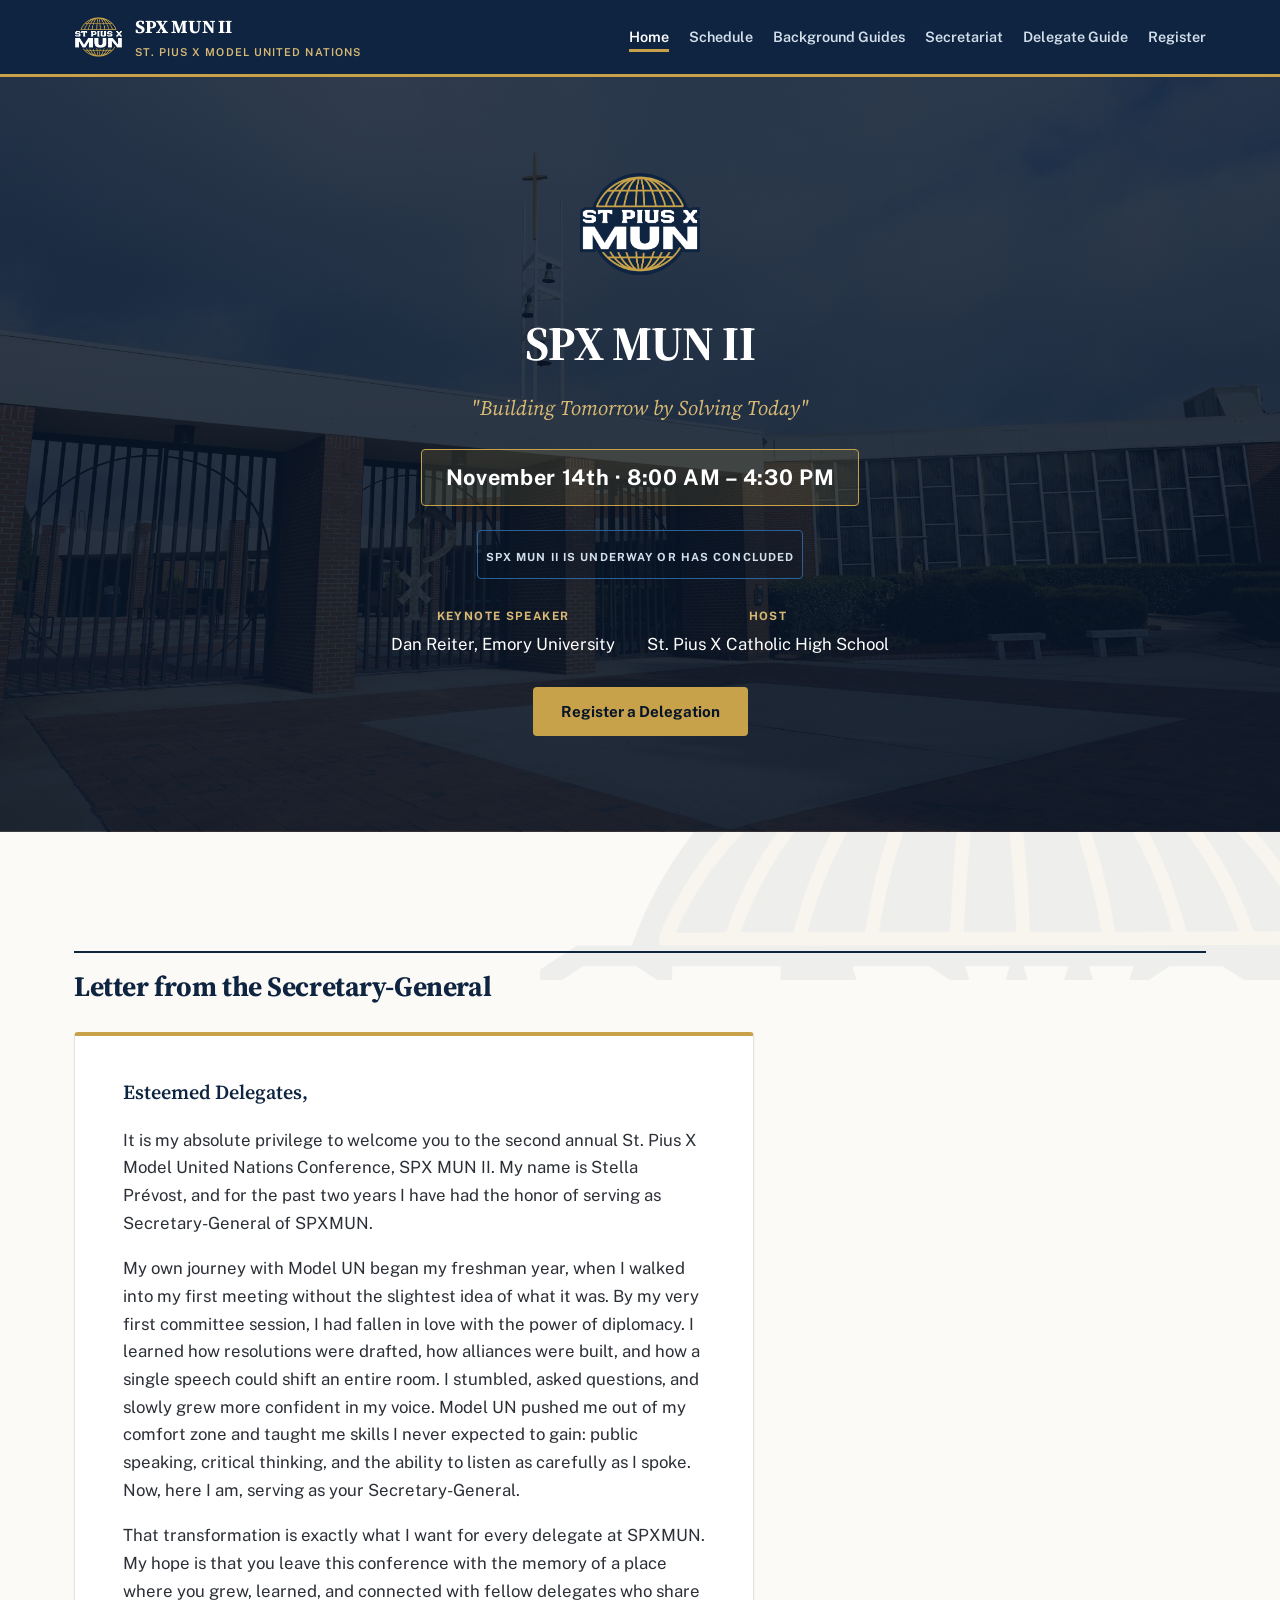
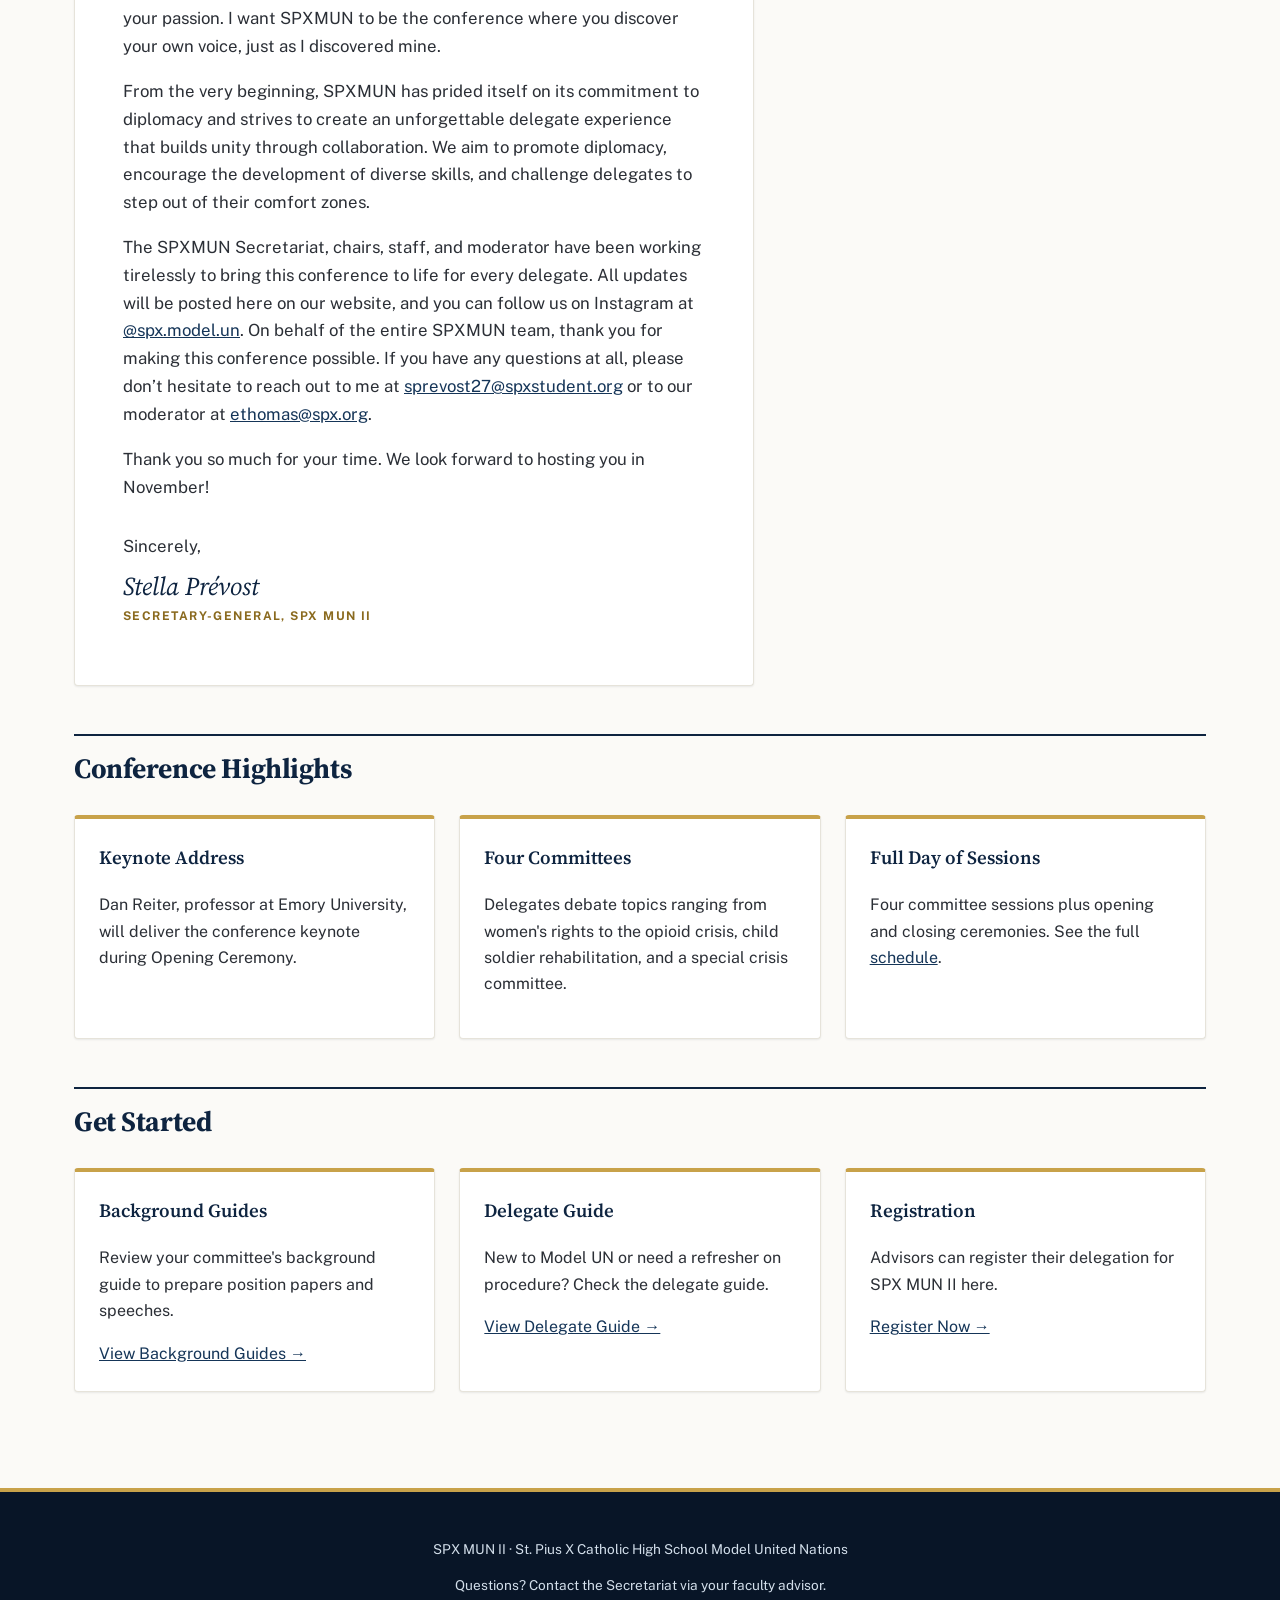
<file: index.html>
<!DOCTYPE html>
<html lang="en">
<head>
<meta charset="UTF-8">
<meta name="viewport" content="width=device-width, initial-scale=1.0">
<title>SPX MUN II | St. Pius X Model UN Conference</title>
<meta name="description" content="SPX MUN II — St. Pius X Catholic High School's Model United Nations Conference. November 14th. Theme: Building Tomorrow by Solving Today.">
<link rel="icon" href="assets/img/favicon/favicon.ico" sizes="any">
<link rel="icon" type="image/png" sizes="32x32" href="assets/img/favicon/icon-32.png">
<link rel="icon" type="image/png" sizes="16x16" href="assets/img/favicon/icon-16.png">
<link rel="apple-touch-icon" sizes="180x180" href="assets/img/favicon/icon-180.png">
<link rel="stylesheet" href="assets/css/style.css">
</head>
<body>
<header class="site-header">
  <div class="nav-wrap">
    <a class="brand" href="index.html">
      <img class="crest" src="assets/img/spxmun-logo.png" alt="SPX MUN crest">
      <span class="brand-text">SPX MUN II<span>St. Pius X Model United Nations</span></span>
    </a>
    <nav class="main-nav">
      <ul>
        <li><a href="index.html" class="active">Home</a></li>
        <li><a href="schedule.html">Schedule</a></li>
        <li><a href="guides.html">Background Guides</a></li>
        <li><a href="secretariat.html">Secretariat</a></li>
        <li><a href="delegate-guide.html">Delegate Guide</a></li>
        <li><a href="register.html">Register</a></li>
      </ul>
    </nav>
  </div>
</header>

<section class="hero">
  <div class="hero-inner">
    <img class="crest-large" src="assets/img/spxmun-logo-large.png" alt="SPX MUN crest">
    <h1>SPX MUN II</h1>
    <p class="theme">"Building Tomorrow by Solving Today"</p>
    <div class="hero-datetime">November 14th &middot; 8:00 AM &ndash; 4:30 PM</div>

    <div class="countdown" id="countdown" aria-live="polite">
      <div class="countdown-item">
        <span class="countdown-num" id="cd-days">00</span>
        <span class="countdown-label">Days</span>
      </div>
      <div class="countdown-item">
        <span class="countdown-num" id="cd-hours">00</span>
        <span class="countdown-label">Hours</span>
      </div>
      <div class="countdown-item">
        <span class="countdown-num" id="cd-minutes">00</span>
        <span class="countdown-label">Minutes</span>
      </div>
      <div class="countdown-item">
        <span class="countdown-num" id="cd-seconds">00</span>
        <span class="countdown-label">Seconds</span>
      </div>
    </div>

    <div class="meta">
      <div><strong>Keynote Speaker</strong>Dan Reiter, Emory University</div>
      <div><strong>Host</strong>St. Pius X Catholic High School</div>
    </div>
    <a class="btn" href="register.html">Register a Delegation</a>
  </div>
</section>

<main>
  <section>
    <h2>Letter from the Secretary-General</h2>
    <article class="letter">
      <p class="letter-salutation">Esteemed Delegates,</p>
      <p>
        It is my absolute privilege to welcome you to the second annual St. Pius X Model
        United Nations Conference, SPX MUN II. My name is Stella Prévost, and for the past two years
        I have had the honor of serving as Secretary-General of SPXMUN.
      </p>
      <p>
        My own journey with Model UN began my freshman year, when I walked into my first
        meeting without the slightest idea of what it was. By my very first committee
        session, I had fallen in love with the power of diplomacy. I learned how
        resolutions were drafted, how alliances were built, and how a single speech could
        shift an entire room. I stumbled, asked questions, and slowly grew more confident
        in my voice. Model UN pushed me out of my comfort zone and taught me skills I never
        expected to gain: public speaking, critical thinking, and the ability to listen as
        carefully as I spoke. Now, here I am, serving as your Secretary-General.
      </p>
      <p>
        That transformation is exactly what I want for every delegate at SPXMUN. My hope
        is that you leave this conference with the memory of a place where you grew,
        learned, and connected with fellow delegates who share your passion. I want SPXMUN
        to be the conference where you discover your own voice, just as I discovered mine.
      </p>
      <p>
        From the very beginning, SPXMUN has prided itself on its commitment to diplomacy
        and strives to create an unforgettable delegate experience that builds unity
        through collaboration. We aim to promote diplomacy, encourage the development of
        diverse skills, and challenge delegates to step out of their comfort zones.
      </p>
      <p>
        The SPXMUN Secretariat, chairs, staff, and moderator have been working tirelessly
        to bring this conference to life for every delegate. All updates will be posted
        here on our website, and you can follow us on Instagram at
        <a href="https://www.instagram.com/spx.model.un/" target="_blank" rel="noopener">@spx.model.un</a>.
        On behalf of the entire SPXMUN team, thank you for making this conference
        possible. If you have any questions at all, please don&rsquo;t hesitate to reach
        out to me at <a href="mailto:sprevost27@spxstudent.org">sprevost27@spxstudent.org</a>
        or to our moderator at <a href="mailto:ethomas@spx.org">ethomas@spx.org</a>.
      </p>
      <p>Thank you so much for your time. We look forward to hosting you in November!</p>
      <p class="letter-signoff">Sincerely,</p>
      <p class="letter-signature">Stella Prévost</p>
      <p class="letter-title">Secretary-General, SPX MUN II</p>
    </article>
  </section>

  <section>
    <h2>Conference Highlights</h2>
    <div class="card-grid">
      <div class="card">
        <h3>Keynote Address</h3>
        <p>Dan Reiter, professor at Emory University, will deliver the conference keynote during Opening Ceremony.</p>
      </div>
      <div class="card">
        <h3>Four Committees</h3>
        <p>Delegates debate topics ranging from women's rights to the opioid crisis, child soldier rehabilitation, and a special crisis committee.</p>
      </div>
      <div class="card">
        <h3>Full Day of Sessions</h3>
        <p>Four committee sessions plus opening and closing ceremonies. See the full <a href="schedule.html">schedule</a>.</p>
      </div>
    </div>
  </section>

  <section>
    <h2>Get Started</h2>
    <div class="card-grid">
      <div class="card">
        <h3>Background Guides</h3>
        <p>Review your committee's background guide to prepare position papers and speeches.</p>
        <a href="guides.html">View Background Guides &rarr;</a>
      </div>
      <div class="card">
        <h3>Delegate Guide</h3>
        <p>New to Model UN or need a refresher on procedure? Check the delegate guide.</p>
        <a href="delegate-guide.html">View Delegate Guide &rarr;</a>
      </div>
      <div class="card">
        <h3>Registration</h3>
        <p>Advisors can register their delegation for SPX MUN II here.</p>
        <a href="register.html">Register Now &rarr;</a>
      </div>
    </div>
  </section>
</main>

<footer class="site-footer">
  <p>SPX MUN II &middot; St. Pius X Catholic High School Model United Nations</p>
  <p>Questions? Contact the Secretariat via your faculty advisor.</p>
</footer>
<script src="assets/js/countdown.js"></script>
</body>
</html>
</file>
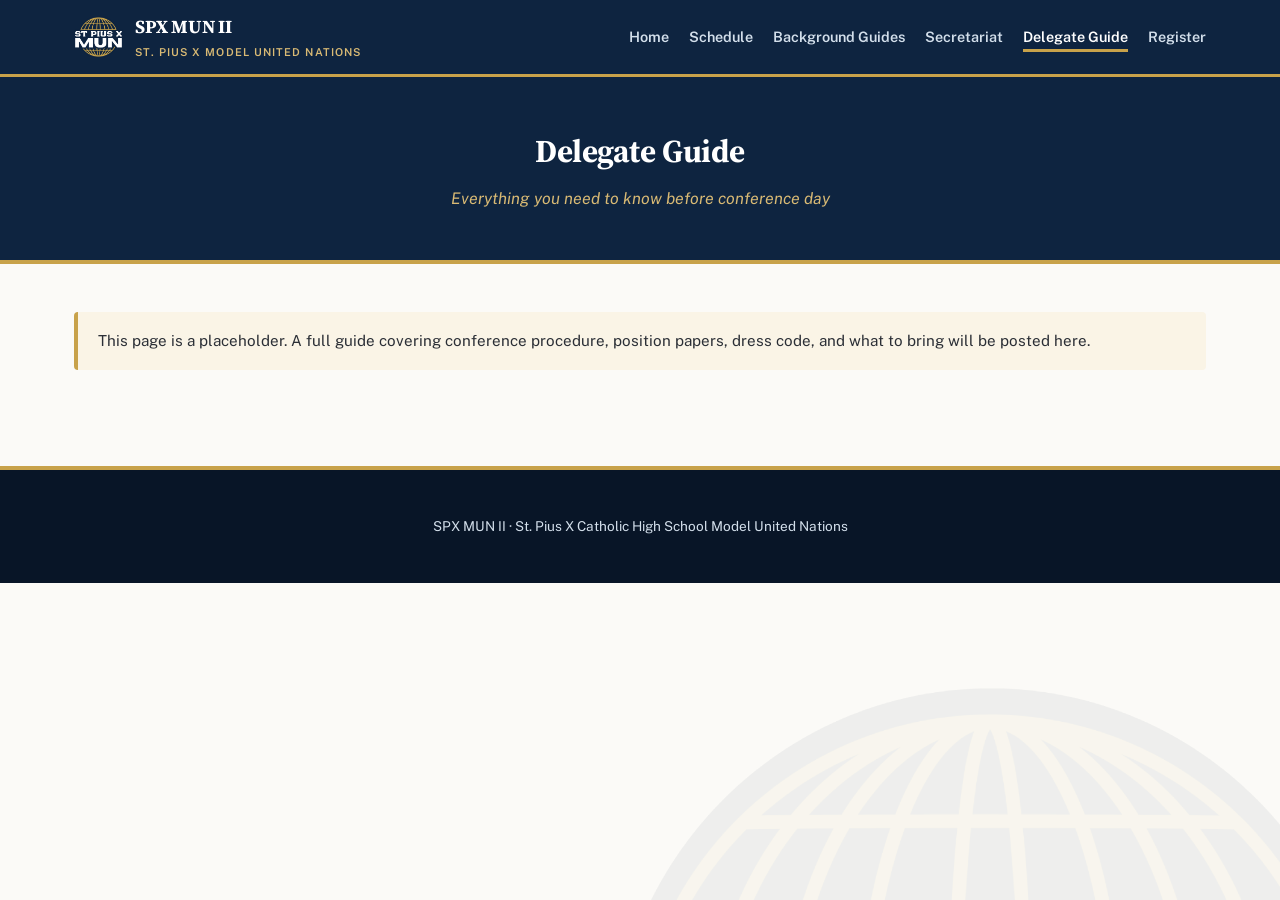
<file: delegate-guide.html>
<!DOCTYPE html>
<html lang="en">
<head>
<meta charset="UTF-8">
<meta name="viewport" content="width=device-width, initial-scale=1.0">
<title>Delegate Guide | SPX MUN II</title>
<link rel="icon" href="assets/img/favicon/favicon.ico" sizes="any">
<link rel="icon" type="image/png" sizes="32x32" href="assets/img/favicon/icon-32.png">
<link rel="icon" type="image/png" sizes="16x16" href="assets/img/favicon/icon-16.png">
<link rel="apple-touch-icon" sizes="180x180" href="assets/img/favicon/icon-180.png">
<link rel="stylesheet" href="assets/css/style.css">
</head>
<body>
<header class="site-header">
  <div class="nav-wrap">
    <a class="brand" href="index.html">
      <img class="crest" src="assets/img/spxmun-logo.png" alt="SPX MUN crest">
      <span class="brand-text">SPX MUN II<span>St. Pius X Model United Nations</span></span>
    </a>
    <nav class="main-nav">
      <ul>
        <li><a href="index.html">Home</a></li>
        <li><a href="schedule.html">Schedule</a></li>
        <li><a href="guides.html">Background Guides</a></li>
        <li><a href="secretariat.html">Secretariat</a></li>
        <li><a href="delegate-guide.html" class="active">Delegate Guide</a></li>
        <li><a href="register.html">Register</a></li>
      </ul>
    </nav>
  </div>
</header>

<div class="page-header">
  <h1>Delegate Guide</h1>
  <p>Everything you need to know before conference day</p>
</div>

<main>
  <section>
    <div class="notice">
      This page is a placeholder. A full guide covering conference procedure,
      position papers, dress code, and what to bring will be posted here.
    </div>
  </section>
</main>

<footer class="site-footer">
  <p>SPX MUN II &middot; St. Pius X Catholic High School Model United Nations</p>
</footer>
</body>
</html>
</file>
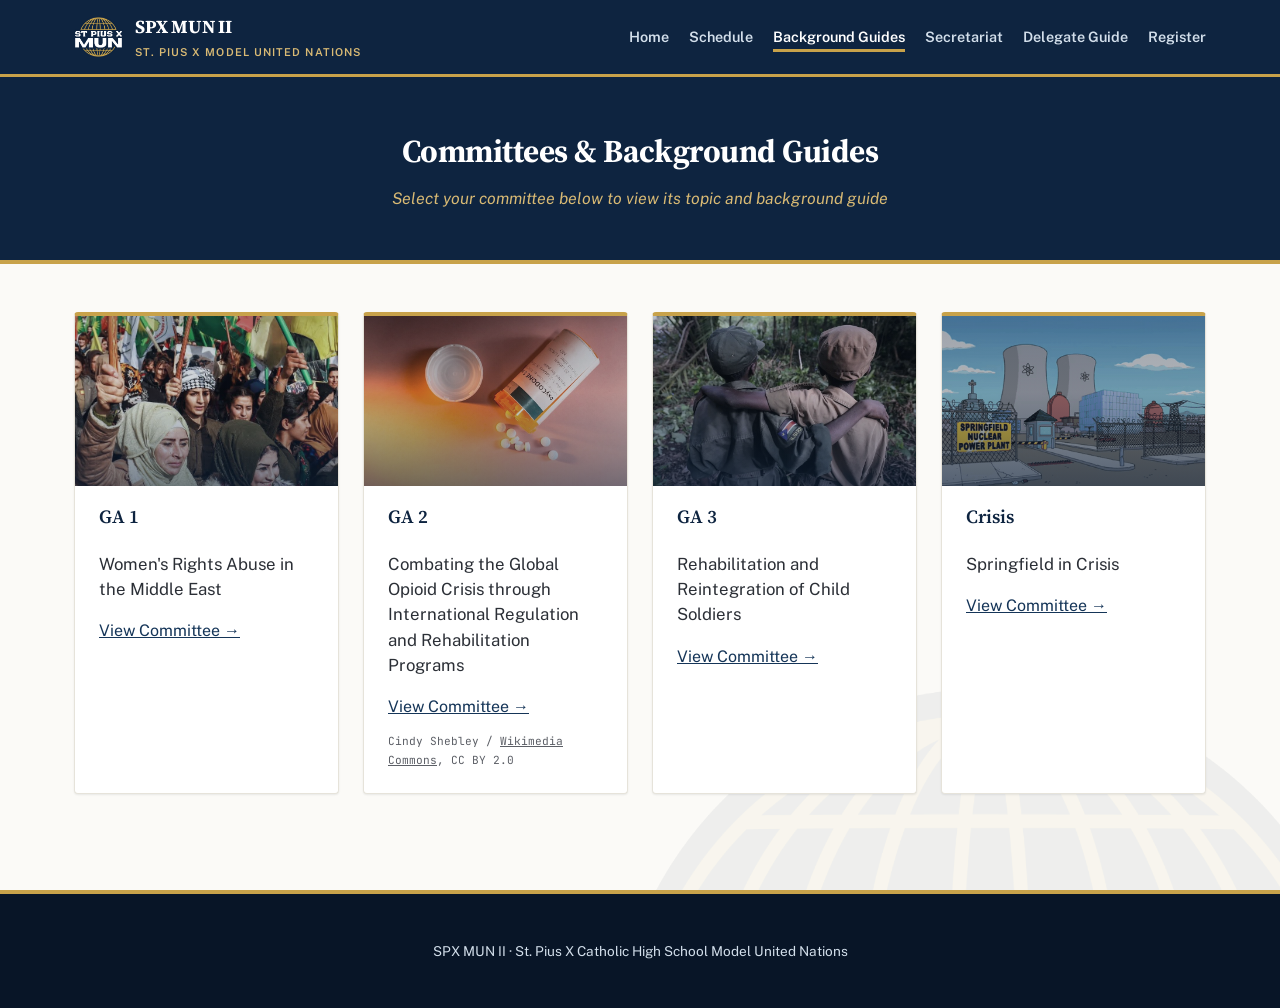
<file: guides.html>
<!DOCTYPE html>
<html lang="en">
<head>
<meta charset="UTF-8">
<meta name="viewport" content="width=device-width, initial-scale=1.0">
<title>Background Guides | SPX MUN II</title>
<link rel="icon" href="assets/img/favicon/favicon.ico" sizes="any">
<link rel="icon" type="image/png" sizes="32x32" href="assets/img/favicon/icon-32.png">
<link rel="icon" type="image/png" sizes="16x16" href="assets/img/favicon/icon-16.png">
<link rel="apple-touch-icon" sizes="180x180" href="assets/img/favicon/icon-180.png">
<link rel="stylesheet" href="assets/css/style.css">
</head>
<body>
<header class="site-header">
  <div class="nav-wrap">
    <a class="brand" href="index.html">
      <img class="crest" src="assets/img/spxmun-logo.png" alt="SPX MUN crest">
      <span class="brand-text">SPX MUN II<span>St. Pius X Model United Nations</span></span>
    </a>
    <nav class="main-nav">
      <ul>
        <li><a href="index.html">Home</a></li>
        <li><a href="schedule.html">Schedule</a></li>
        <li><a href="guides.html" class="active">Background Guides</a></li>
        <li><a href="secretariat.html">Secretariat</a></li>
        <li><a href="delegate-guide.html">Delegate Guide</a></li>
        <li><a href="register.html">Register</a></li>
      </ul>
    </nav>
  </div>
</header>

<div class="page-header">
  <h1>Committees &amp; Background Guides</h1>
  <p>Select your committee below to view its topic and background guide</p>
</div>

<main>
  <section>
    <div class="card-grid">
      <div class="card">
        <div class="card-media-wrap"><img class="card-media" src="assets/img/committees/ga1.jpg" alt="Women demonstrating at a rally in the Middle East"></div>
        <h3>GA 1</h3>
        <p class="card-topic">Women's Rights Abuse in the Middle East</p>
        <a href="committees/ga1.html">View Committee &rarr;</a>
      </div>
      <div class="card">
        <div class="card-media-wrap"><img class="card-media" src="assets/img/committees/ga2.jpg" alt="Prescription opioid bottle with pills spilling out"></div>
        <h3>GA 2</h3>
        <p class="card-topic">Combating the Global Opioid Crisis through International Regulation and Rehabilitation Programs</p>
        <a href="committees/opioid-crisis.html">View Committee &rarr;</a>
        <p class="card-credit">Cindy Shebley / <a href="https://commons.wikimedia.org/wiki/File:Oxycodone_Prescription_Bottle_with_Pills_Spilling_Out._(41201105871).jpg" target="_blank" rel="noopener">Wikimedia Commons</a>, CC BY 2.0</p>
      </div>
      <div class="card">
        <div class="card-media-wrap"><img class="card-media" src="assets/img/committees/ga3.jpg" alt="Two former child soldiers in South Sudan, photographed from behind"></div>
        <h3>GA 3</h3>
        <p class="card-topic">Rehabilitation and Reintegration of Child Soldiers</p>
        <a href="committees/child-soldiers.html">View Committee &rarr;</a>
      </div>
      <div class="card">
        <div class="card-media-wrap"><img class="card-media" src="assets/img/committees/crisis.png" alt="The Springfield Nuclear Power Plant"></div>
        <h3>Crisis</h3>
        <p class="card-topic">Springfield in Crisis</p>
        <a href="committees/springfield-crisis.html">View Committee &rarr;</a>
      </div>
    </div>
  </section>
</main>

<footer class="site-footer">
  <p>SPX MUN II &middot; St. Pius X Catholic High School Model United Nations</p>
</footer>
</body>
</html>
</file>
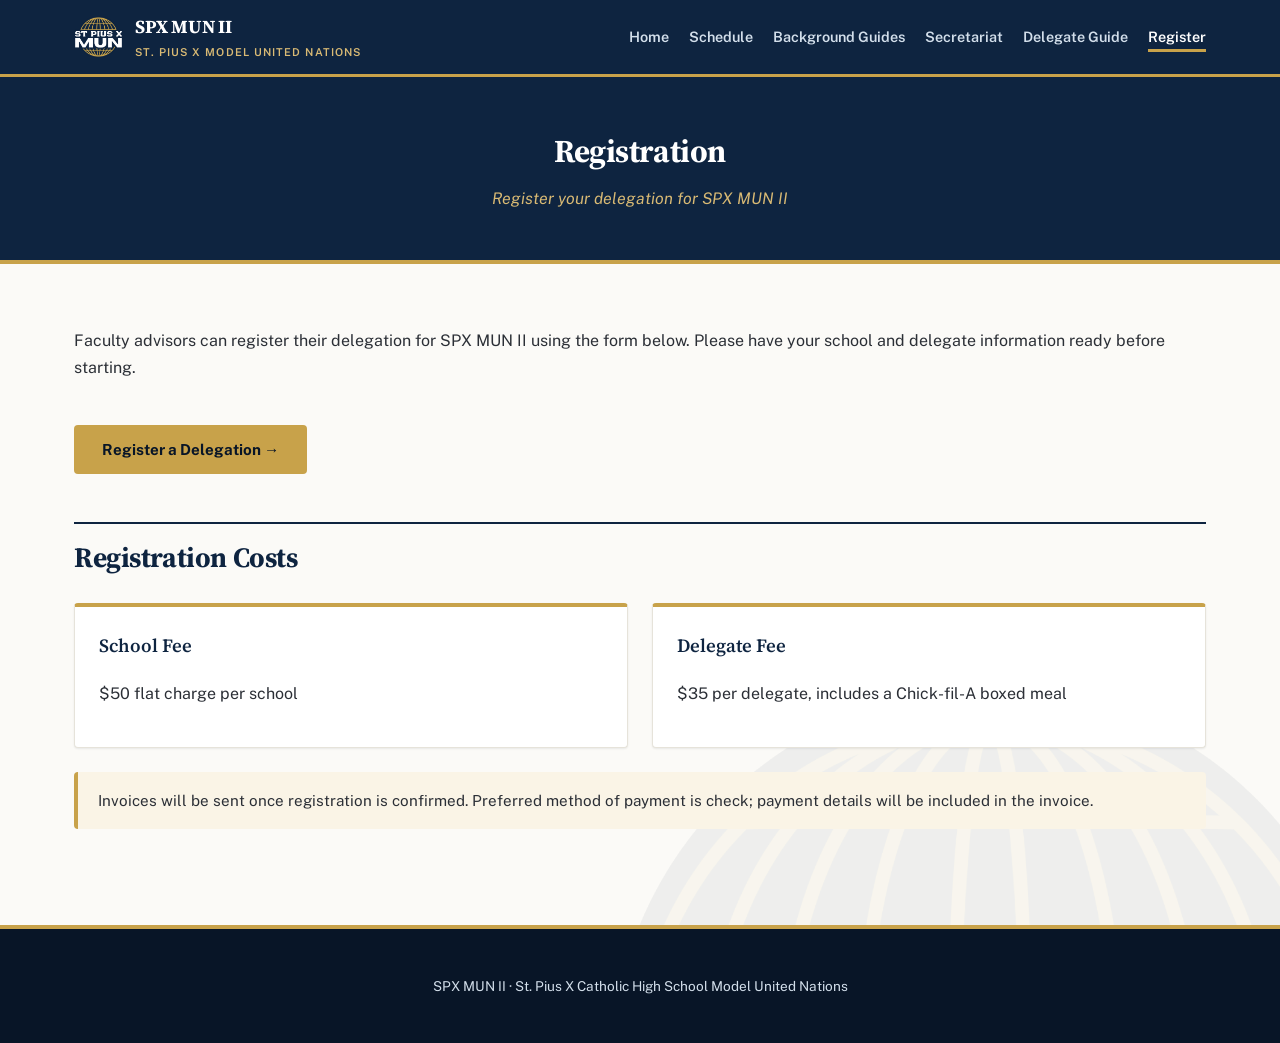
<file: register.html>
<!DOCTYPE html>
<html lang="en">
<head>
<meta charset="UTF-8">
<meta name="viewport" content="width=device-width, initial-scale=1.0">
<title>Register | SPX MUN II</title>
<link rel="icon" href="assets/img/favicon/favicon.ico" sizes="any">
<link rel="icon" type="image/png" sizes="32x32" href="assets/img/favicon/icon-32.png">
<link rel="icon" type="image/png" sizes="16x16" href="assets/img/favicon/icon-16.png">
<link rel="apple-touch-icon" sizes="180x180" href="assets/img/favicon/icon-180.png">
<link rel="stylesheet" href="assets/css/style.css">
</head>
<body>
<header class="site-header">
  <div class="nav-wrap">
    <a class="brand" href="index.html">
      <img class="crest" src="assets/img/spxmun-logo.png" alt="SPX MUN crest">
      <span class="brand-text">SPX MUN II<span>St. Pius X Model United Nations</span></span>
    </a>
    <nav class="main-nav">
      <ul>
        <li><a href="index.html">Home</a></li>
        <li><a href="schedule.html">Schedule</a></li>
        <li><a href="guides.html">Background Guides</a></li>
        <li><a href="secretariat.html">Secretariat</a></li>
        <li><a href="delegate-guide.html">Delegate Guide</a></li>
        <li><a href="register.html" class="active">Register</a></li>
      </ul>
    </nav>
  </div>
</header>

<div class="page-header">
  <h1>Registration</h1>
  <p>Register your delegation for SPX MUN II</p>
</div>

<main>
  <section>
    <p>
      Faculty advisors can register their delegation for SPX MUN II using the
      form below. Please have your school and delegate information ready
      before starting.
    </p>
    <a class="btn" href="https://forms.gle/m3esnwjuAmhhC5Pt5" target="_blank" rel="noopener">
      Register a Delegation &rarr;
    </a>
  </section>

  <section>
    <h2>Registration Costs</h2>
    <div class="card-grid">
      <div class="card">
        <h3>School Fee</h3>
        <p>$50 flat charge per school</p>
      </div>
      <div class="card">
        <h3>Delegate Fee</h3>
        <p>$35 per delegate, includes a Chick-fil-A boxed meal</p>
      </div>
    </div>
    <div class="notice" style="margin-top: 1.5rem;">
      Invoices will be sent once registration is confirmed. Preferred method
      of payment is check; payment details will be included in the invoice.
    </div>
  </section>
</main>

<footer class="site-footer">
  <p>SPX MUN II &middot; St. Pius X Catholic High School Model United Nations</p>
</footer>
</body>
</html>
</file>
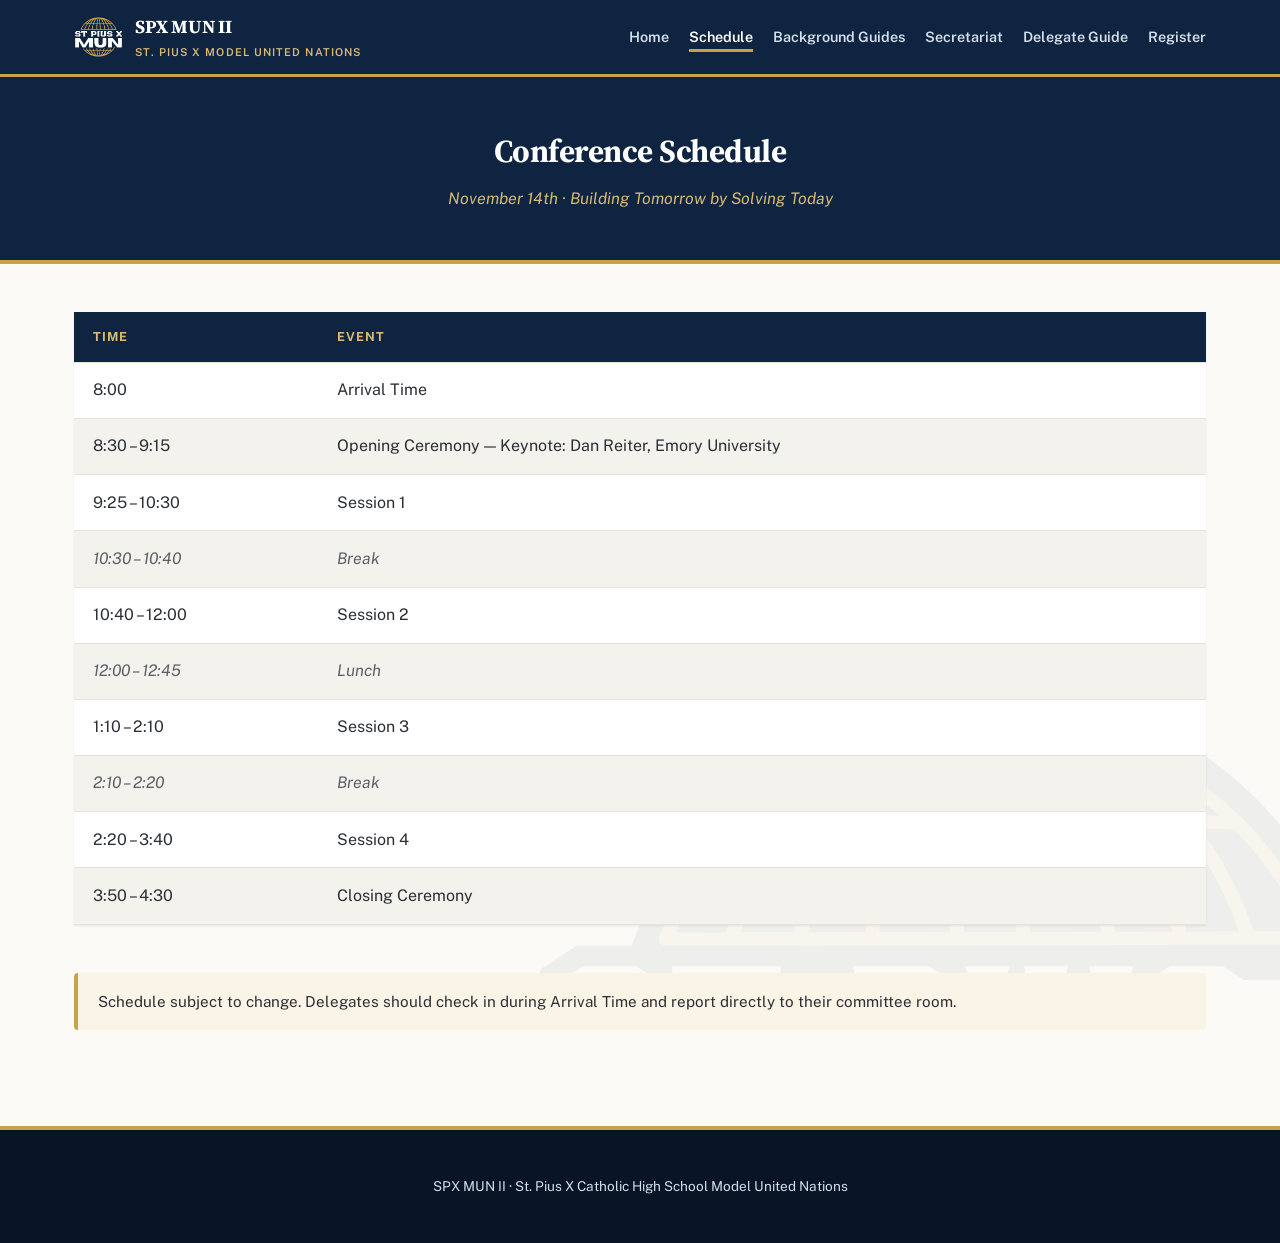
<file: schedule.html>
<!DOCTYPE html>
<html lang="en">
<head>
<meta charset="UTF-8">
<meta name="viewport" content="width=device-width, initial-scale=1.0">
<title>Schedule | SPX MUN II</title>
<link rel="icon" href="assets/img/favicon/favicon.ico" sizes="any">
<link rel="icon" type="image/png" sizes="32x32" href="assets/img/favicon/icon-32.png">
<link rel="icon" type="image/png" sizes="16x16" href="assets/img/favicon/icon-16.png">
<link rel="apple-touch-icon" sizes="180x180" href="assets/img/favicon/icon-180.png">
<link rel="stylesheet" href="assets/css/style.css">
</head>
<body>
<header class="site-header">
  <div class="nav-wrap">
    <a class="brand" href="index.html">
      <img class="crest" src="assets/img/spxmun-logo.png" alt="SPX MUN crest">
      <span class="brand-text">SPX MUN II<span>St. Pius X Model United Nations</span></span>
    </a>
    <nav class="main-nav">
      <ul>
        <li><a href="index.html">Home</a></li>
        <li><a href="schedule.html" class="active">Schedule</a></li>
        <li><a href="guides.html">Background Guides</a></li>
        <li><a href="secretariat.html">Secretariat</a></li>
        <li><a href="delegate-guide.html">Delegate Guide</a></li>
        <li><a href="register.html">Register</a></li>
      </ul>
    </nav>
  </div>
</header>

<div class="page-header">
  <h1>Conference Schedule</h1>
  <p>November 14th &middot; Building Tomorrow by Solving Today</p>
</div>

<main>
  <section>
    <table class="schedule">
      <thead>
        <tr><th>Time</th><th>Event</th></tr>
      </thead>
      <tbody>
        <tr><td>8:00</td><td>Arrival Time</td></tr>
        <tr><td>8:30 &ndash; 9:15</td><td>Opening Ceremony &mdash; Keynote: Dan Reiter, Emory University</td></tr>
        <tr><td>9:25 &ndash; 10:30</td><td>Session 1</td></tr>
        <tr class="break"><td>10:30 &ndash; 10:40</td><td>Break</td></tr>
        <tr><td>10:40 &ndash; 12:00</td><td>Session 2</td></tr>
        <tr class="break"><td>12:00 &ndash; 12:45</td><td>Lunch</td></tr>
        <tr><td>1:10 &ndash; 2:10</td><td>Session 3</td></tr>
        <tr class="break"><td>2:10 &ndash; 2:20</td><td>Break</td></tr>
        <tr><td>2:20 &ndash; 3:40</td><td>Session 4</td></tr>
        <tr><td>3:50 &ndash; 4:30</td><td>Closing Ceremony</td></tr>
      </tbody>
    </table>
  </section>

  <section>
    <div class="notice">
      Schedule subject to change. Delegates should check in during Arrival Time and report
      directly to their committee room.
    </div>
  </section>
</main>

<footer class="site-footer">
  <p>SPX MUN II &middot; St. Pius X Catholic High School Model United Nations</p>
</footer>
</body>
</html>
</file>
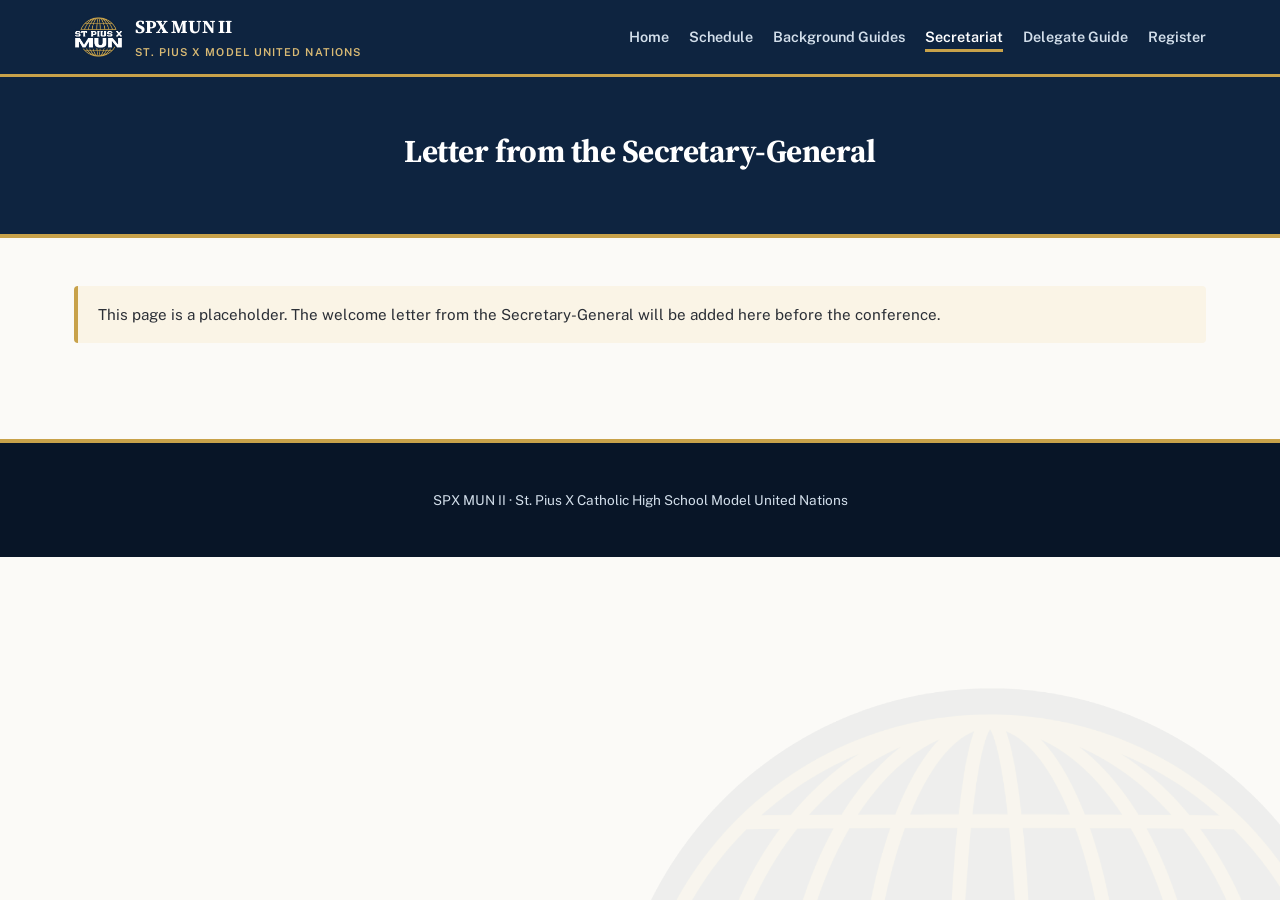
<file: secretariat.html>
<!DOCTYPE html>
<html lang="en">
<head>
<meta charset="UTF-8">
<meta name="viewport" content="width=device-width, initial-scale=1.0">
<title>Letter from the Secretariat | SPX MUN II</title>
<link rel="icon" href="assets/img/favicon/favicon.ico" sizes="any">
<link rel="icon" type="image/png" sizes="32x32" href="assets/img/favicon/icon-32.png">
<link rel="icon" type="image/png" sizes="16x16" href="assets/img/favicon/icon-16.png">
<link rel="apple-touch-icon" sizes="180x180" href="assets/img/favicon/icon-180.png">
<link rel="stylesheet" href="assets/css/style.css">
</head>
<body>
<header class="site-header">
  <div class="nav-wrap">
    <a class="brand" href="index.html">
      <img class="crest" src="assets/img/spxmun-logo.png" alt="SPX MUN crest">
      <span class="brand-text">SPX MUN II<span>St. Pius X Model United Nations</span></span>
    </a>
    <nav class="main-nav">
      <ul>
        <li><a href="index.html">Home</a></li>
        <li><a href="schedule.html">Schedule</a></li>
        <li><a href="guides.html">Background Guides</a></li>
        <li><a href="secretariat.html" class="active">Secretariat</a></li>
        <li><a href="delegate-guide.html">Delegate Guide</a></li>
        <li><a href="register.html">Register</a></li>
      </ul>
    </nav>
  </div>
</header>

<div class="page-header">
  <h1>Letter from the Secretary-General</h1>
</div>

<main>
  <section>
    <div class="notice">
      This page is a placeholder. The welcome letter from the Secretary-General
      will be added here before the conference.
    </div>
  </section>
</main>

<footer class="site-footer">
  <p>SPX MUN II &middot; St. Pius X Catholic High School Model United Nations</p>
</footer>
</body>
</html>
</file>
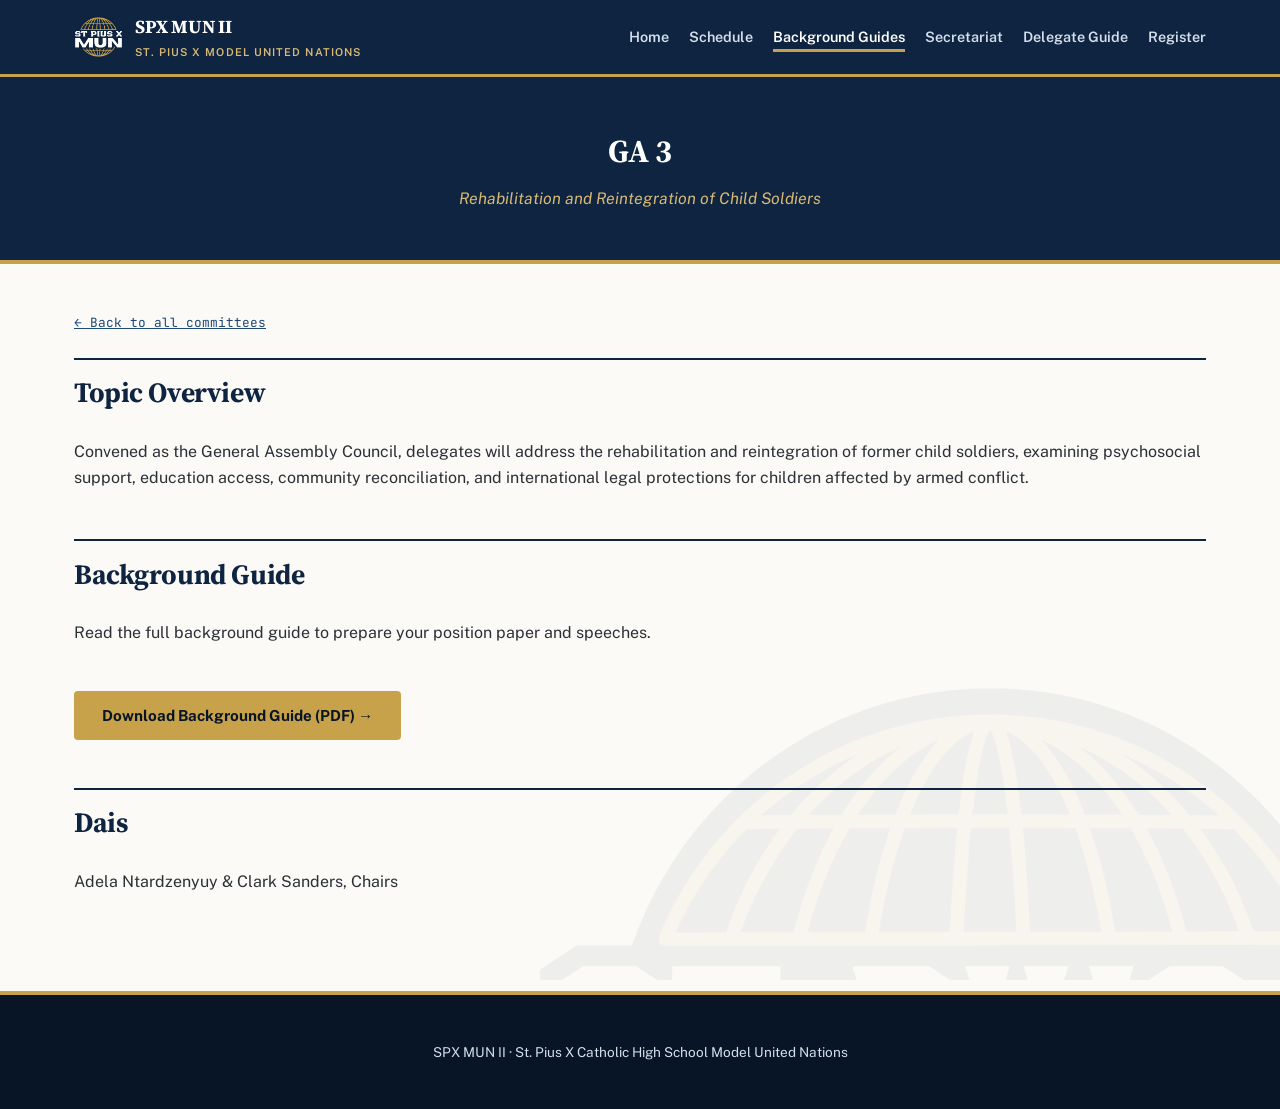
<file: committees/child-soldiers.html>
<!DOCTYPE html>
<html lang="en">
<head>
<meta charset="UTF-8">
<meta name="viewport" content="width=device-width, initial-scale=1.0">
<title>Rehabilitation and Reintegration of Child Soldiers | SPX MUN II</title>
<link rel="icon" href="../assets/img/favicon/favicon.ico" sizes="any">
<link rel="icon" type="image/png" sizes="32x32" href="../assets/img/favicon/icon-32.png">
<link rel="icon" type="image/png" sizes="16x16" href="../assets/img/favicon/icon-16.png">
<link rel="apple-touch-icon" sizes="180x180" href="../assets/img/favicon/icon-180.png">
<link rel="stylesheet" href="../assets/css/style.css">
</head>
<body>
<header class="site-header">
  <div class="nav-wrap">
    <a class="brand" href="../index.html">
      <img class="crest" src="../assets/img/spxmun-logo.png" alt="SPX MUN crest">
      <span class="brand-text">SPX MUN II<span>St. Pius X Model United Nations</span></span>
    </a>
    <nav class="main-nav">
      <ul>
        <li><a href="../index.html">Home</a></li>
        <li><a href="../schedule.html">Schedule</a></li>
        <li><a href="../guides.html" class="active">Background Guides</a></li>
        <li><a href="../secretariat.html">Secretariat</a></li>
        <li><a href="../delegate-guide.html">Delegate Guide</a></li>
        <li><a href="../register.html">Register</a></li>
      </ul>
    </nav>
  </div>
</header>

<div class="page-header">
  <h1>GA 3</h1>
  <p>Rehabilitation and Reintegration of Child Soldiers</p>
</div>

<main>
  <div class="breadcrumb"><a href="../guides.html">&larr; Back to all committees</a></div>

  <section>
    <h2>Topic Overview</h2>
    <p>
      Convened as the General Assembly Council, delegates will address the
      rehabilitation and reintegration of former child soldiers, examining
      psychosocial support, education access, community
      reconciliation, and international legal protections for children affected
      by armed conflict.
    </p>
  </section>

  <section>
    <h2>Background Guide</h2>
    <p>Read the full background guide to prepare your position paper and speeches.</p>
    <a class="btn" href="../assets/guides/child-soldiers-background-guide.pdf" target="_blank" rel="noopener">
      Download Background Guide (PDF) &rarr;
    </a>
  </section>

  <section>
    <h2>Dais</h2>
    <p>Adela Ntardzenyuy &amp; Clark Sanders, Chairs</p>
  </section>
</main>

<footer class="site-footer">
  <p>SPX MUN II &middot; St. Pius X Catholic High School Model United Nations</p>
</footer>
</body>
</html>
</file>
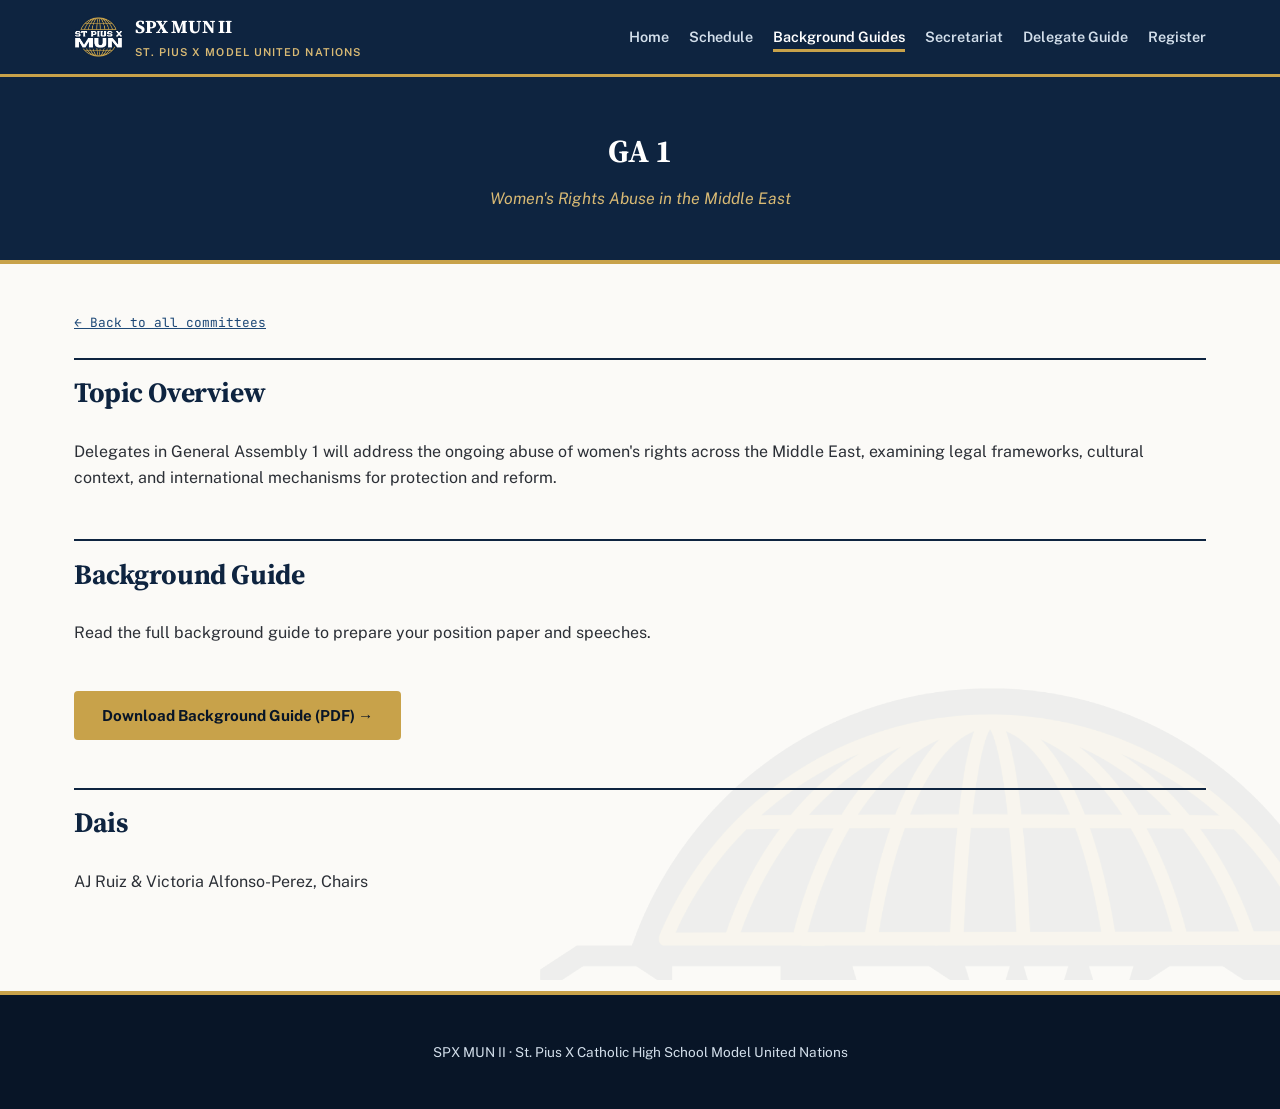
<file: committees/ga1.html>
<!DOCTYPE html>
<html lang="en">
<head>
<meta charset="UTF-8">
<meta name="viewport" content="width=device-width, initial-scale=1.0">
<title>GA1: Women's Rights Abuse in the Middle East | SPX MUN II</title>
<link rel="icon" href="../assets/img/favicon/favicon.ico" sizes="any">
<link rel="icon" type="image/png" sizes="32x32" href="../assets/img/favicon/icon-32.png">
<link rel="icon" type="image/png" sizes="16x16" href="../assets/img/favicon/icon-16.png">
<link rel="apple-touch-icon" sizes="180x180" href="../assets/img/favicon/icon-180.png">
<link rel="stylesheet" href="../assets/css/style.css">
</head>
<body>
<header class="site-header">
  <div class="nav-wrap">
    <a class="brand" href="../index.html">
      <img class="crest" src="../assets/img/spxmun-logo.png" alt="SPX MUN crest">
      <span class="brand-text">SPX MUN II<span>St. Pius X Model United Nations</span></span>
    </a>
    <nav class="main-nav">
      <ul>
        <li><a href="../index.html">Home</a></li>
        <li><a href="../schedule.html">Schedule</a></li>
        <li><a href="../guides.html" class="active">Background Guides</a></li>
        <li><a href="../secretariat.html">Secretariat</a></li>
        <li><a href="../delegate-guide.html">Delegate Guide</a></li>
        <li><a href="../register.html">Register</a></li>
      </ul>
    </nav>
  </div>
</header>

<div class="page-header">
  <h1>GA 1</h1>
  <p>Women's Rights Abuse in the Middle East</p>
</div>

<main>
  <div class="breadcrumb"><a href="../guides.html">&larr; Back to all committees</a></div>

  <section>
    <h2>Topic Overview</h2>
    <p>
      Delegates in General Assembly 1 will address the ongoing abuse of women's rights
      across the Middle East, examining legal frameworks, cultural context, and
      international mechanisms for protection and reform.
    </p>
  </section>

  <section>
    <h2>Background Guide</h2>
    <p>Read the full background guide to prepare your position paper and speeches.</p>
    <a class="btn" href="../assets/guides/ga1-background-guide.pdf" target="_blank" rel="noopener">
      Download Background Guide (PDF) &rarr;
    </a>
  </section>

  <section>
    <h2>Dais</h2>
    <p>AJ Ruiz &amp; Victoria Alfonso-Perez, Chairs</p>
  </section>
</main>

<footer class="site-footer">
  <p>SPX MUN II &middot; St. Pius X Catholic High School Model United Nations</p>
</footer>
</body>
</html>
</file>
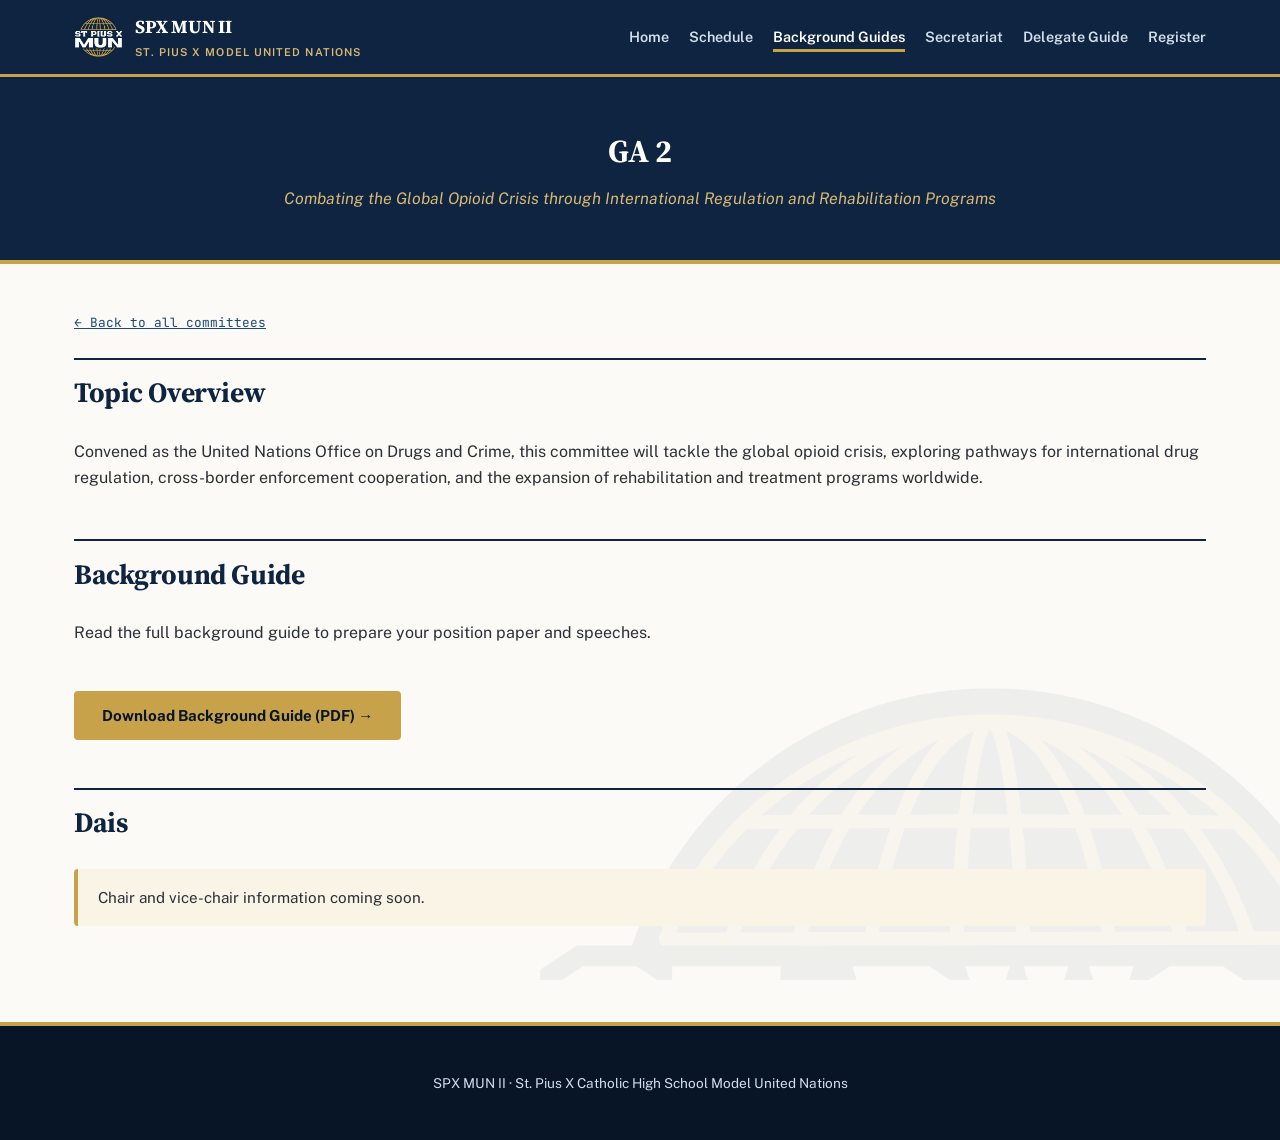
<file: committees/opioid-crisis.html>
<!DOCTYPE html>
<html lang="en">
<head>
<meta charset="UTF-8">
<meta name="viewport" content="width=device-width, initial-scale=1.0">
<title>Combating the Global Opioid Crisis | SPX MUN II</title>
<link rel="icon" href="../assets/img/favicon/favicon.ico" sizes="any">
<link rel="icon" type="image/png" sizes="32x32" href="../assets/img/favicon/icon-32.png">
<link rel="icon" type="image/png" sizes="16x16" href="../assets/img/favicon/icon-16.png">
<link rel="apple-touch-icon" sizes="180x180" href="../assets/img/favicon/icon-180.png">
<link rel="stylesheet" href="../assets/css/style.css">
</head>
<body>
<header class="site-header">
  <div class="nav-wrap">
    <a class="brand" href="../index.html">
      <img class="crest" src="../assets/img/spxmun-logo.png" alt="SPX MUN crest">
      <span class="brand-text">SPX MUN II<span>St. Pius X Model United Nations</span></span>
    </a>
    <nav class="main-nav">
      <ul>
        <li><a href="../index.html">Home</a></li>
        <li><a href="../schedule.html">Schedule</a></li>
        <li><a href="../guides.html" class="active">Background Guides</a></li>
        <li><a href="../secretariat.html">Secretariat</a></li>
        <li><a href="../delegate-guide.html">Delegate Guide</a></li>
        <li><a href="../register.html">Register</a></li>
      </ul>
    </nav>
  </div>
</header>

<div class="page-header">
  <h1>GA 2</h1>
  <p>Combating the Global Opioid Crisis through International Regulation and Rehabilitation Programs</p>
</div>

<main>
  <div class="breadcrumb"><a href="../guides.html">&larr; Back to all committees</a></div>

  <section>
    <h2>Topic Overview</h2>
    <p>
      Convened as the United Nations Office on Drugs and Crime, this committee
      will tackle the global opioid crisis, exploring pathways for international
      drug regulation, cross-border enforcement cooperation, and the expansion
      of rehabilitation and treatment programs worldwide.
    </p>
  </section>

  <section>
    <h2>Background Guide</h2>
    <p>Read the full background guide to prepare your position paper and speeches.</p>
    <a class="btn" href="../assets/guides/opioid-crisis-background-guide.pdf" target="_blank" rel="noopener">
      Download Background Guide (PDF) &rarr;
    </a>
  </section>

  <section>
    <h2>Dais</h2>
    <div class="notice">Chair and vice-chair information coming soon.</div>
  </section>
</main>

<footer class="site-footer">
  <p>SPX MUN II &middot; St. Pius X Catholic High School Model United Nations</p>
</footer>
</body>
</html>
</file>
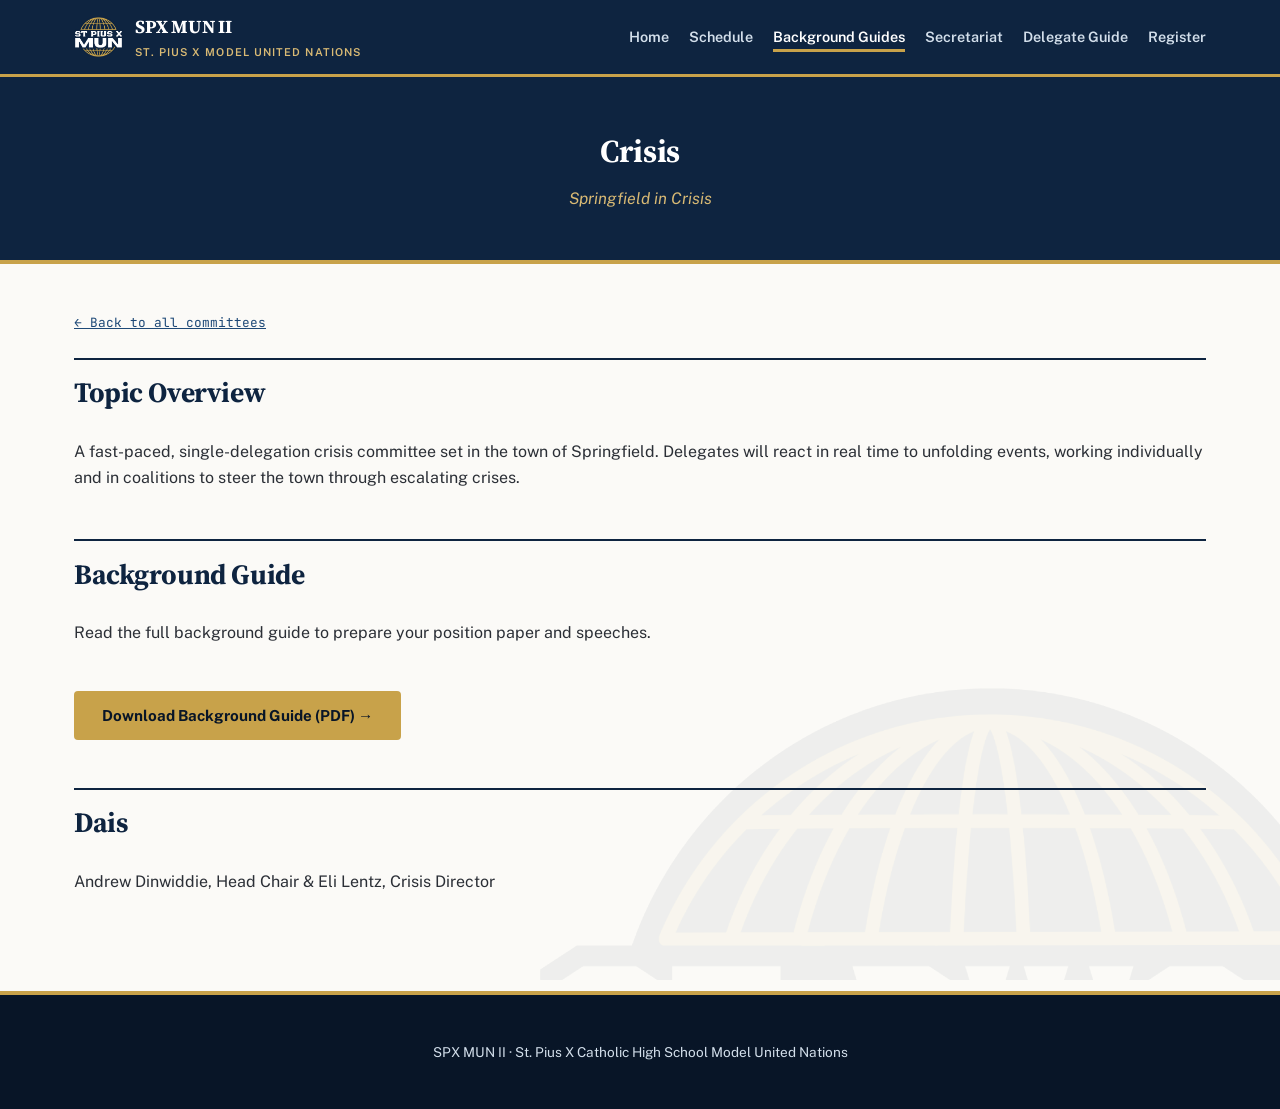
<file: committees/springfield-crisis.html>
<!DOCTYPE html>
<html lang="en">
<head>
<meta charset="UTF-8">
<meta name="viewport" content="width=device-width, initial-scale=1.0">
<title>Springfield in Crisis | SPX MUN II</title>
<link rel="icon" href="../assets/img/favicon/favicon.ico" sizes="any">
<link rel="icon" type="image/png" sizes="32x32" href="../assets/img/favicon/icon-32.png">
<link rel="icon" type="image/png" sizes="16x16" href="../assets/img/favicon/icon-16.png">
<link rel="apple-touch-icon" sizes="180x180" href="../assets/img/favicon/icon-180.png">
<link rel="stylesheet" href="../assets/css/style.css">
</head>
<body>
<header class="site-header">
  <div class="nav-wrap">
    <a class="brand" href="../index.html">
      <img class="crest" src="../assets/img/spxmun-logo.png" alt="SPX MUN crest">
      <span class="brand-text">SPX MUN II<span>St. Pius X Model United Nations</span></span>
    </a>
    <nav class="main-nav">
      <ul>
        <li><a href="../index.html">Home</a></li>
        <li><a href="../schedule.html">Schedule</a></li>
        <li><a href="../guides.html" class="active">Background Guides</a></li>
        <li><a href="../secretariat.html">Secretariat</a></li>
        <li><a href="../delegate-guide.html">Delegate Guide</a></li>
        <li><a href="../register.html">Register</a></li>
      </ul>
    </nav>
  </div>
</header>

<div class="page-header">
  <h1>Crisis</h1>
  <p>Springfield in Crisis</p>
</div>

<main>
  <div class="breadcrumb"><a href="../guides.html">&larr; Back to all committees</a></div>

  <section>
    <h2>Topic Overview</h2>
    <p>
      A fast-paced, single-delegation crisis committee set in the town of Springfield.
      Delegates will react in real time to unfolding events, working individually and
      in coalitions to steer the town through escalating crises.
    </p>
  </section>

  <section>
    <h2>Background Guide</h2>
    <p>Read the full background guide to prepare your position paper and speeches.</p>
    <a class="btn" href="../assets/guides/springfield-crisis-background-guide.pdf" target="_blank" rel="noopener">
      Download Background Guide (PDF) &rarr;
    </a>
  </section>

  <section>
    <h2>Dais</h2>
    <p>Andrew Dinwiddie, Head Chair &amp; Eli Lentz, Crisis Director</p>
  </section>
</main>

<footer class="site-footer">
  <p>SPX MUN II &middot; St. Pius X Catholic High School Model United Nations</p>
</footer>
</body>
</html>
</file>
<file: assets/css/style.css>
@import url("https://fonts.googleapis.com/css2?family=Source+Serif+4:wght@600;700&family=Public+Sans:wght@400;500;600;700&family=JetBrains+Mono:wght@400;500&display=swap");

:root {
  /* Navy scale */
  --navy-900: #081527;
  --navy-800: #0e2440;
  --navy-700: #153558;
  --navy-600: #1e4977;
  --navy-500: #2c6098;
  --navy-300: #7c9bbc;
  --navy-100: #d3dfeb;
  --navy-50: #edf2f7;

  /* Gold scale */
  --gold-700: #8a6a1f;
  --gold-600: #a8842c;
  --gold-500: #c8a24a;
  --gold-400: #d9ba74;
  --gold-200: #eddcb4;
  --gold-50: #faf4e6;

  /* Paper & ink neutrals */
  --paper-0: #ffffff;
  --paper-50: #fbfaf7;
  --paper-100: #f4f2ec;
  --paper-200: #e6e3da;
  --paper-300: #cfcbbf;
  --ink-600: #5c5f66;
  --ink-800: #2b2f36;
  --ink-900: #14171c;

  /* Semantic (muted, editorial) */
  --warning-600: #9a5b15;
  --warning-50: #fbf0e2;

  /* Roles */
  --text-heading: var(--navy-800);
  --text-body: var(--ink-800);
  --text-muted: var(--ink-600);
  --border-subtle: var(--paper-200);

  /* Fonts */
  --font-display: "Source Serif 4", "Georgia", serif;
  --font-ui: "Public Sans", -apple-system, sans-serif;
  --font-mono: "JetBrains Mono", monospace;
  --tracking-tight: -0.015em;

  /* Radius */
  --radius-sm: 2px;
  --radius-md: 4px;
  --radius-lg: 8px;

  /* Shadow (soft, navy-tinted) */
  --shadow-sm: 0 1px 2px rgba(8, 21, 39, 0.08);
  --shadow-md: 0 4px 12px rgba(8, 21, 39, 0.12);
  --shadow-lg: 0 12px 32px rgba(8, 21, 39, 0.18);
  --focus-ring: 0 0 0 3px var(--gold-400);

  --container-page: 1180px;
  --container-doc: 820px;
  --measure-prose: 68ch;
}

* {
  box-sizing: border-box;
}

html {
  scroll-behavior: smooth;
}

body {
  margin: 0;
  font-family: var(--font-ui);
  font-size: 16px;
  color: var(--text-body);
  background: var(--paper-50);
  line-height: 1.65;
  position: relative;
}

body::before {
  content: "";
  position: fixed;
  right: -160px;
  bottom: -80px;
  width: 900px;
  height: 900px;
  background-image: url("../img/watermark-globe.png");
  background-repeat: no-repeat;
  background-size: 900px auto;
  background-position: bottom right;
  opacity: 0.05;
  pointer-events: none;
  z-index: -1;
}

@media (max-width: 900px) {
  body::before {
    width: 500px;
    height: 500px;
    background-size: 500px auto;
    right: -100px;
    bottom: -40px;
  }
}

a {
  color: var(--navy-700);
}

img {
  max-width: 100%;
}

.eyebrow {
  font-size: 12px;
  font-weight: 700;
  letter-spacing: 0.12em;
  text-transform: uppercase;
  color: var(--gold-700);
}

.site-header {
  background: var(--navy-800);
  color: white;
  position: sticky;
  top: 0;
  z-index: 100;
  border-bottom: 3px solid var(--gold-500);
}

.nav-wrap {
  max-width: var(--container-page);
  margin: 0 auto;
  display: flex;
  align-items: center;
  justify-content: space-between;
  padding: 0.75rem 1.5rem;
  flex-wrap: wrap;
  gap: 0.5rem;
}

.brand {
  display: flex;
  align-items: center;
  gap: 0.75rem;
  text-decoration: none;
  color: white;
}

.brand .crest {
  height: 42px;
  width: auto;
}

.brand-text {
  font-family: var(--font-display);
  font-weight: 700;
  letter-spacing: var(--tracking-tight);
  font-size: 1.15rem;
  color: white;
}

.brand-text span {
  display: block;
  font-family: var(--font-ui);
  font-size: 0.68rem;
  font-weight: 600;
  letter-spacing: 0.1em;
  text-transform: uppercase;
  color: var(--gold-400);
  margin-top: 2px;
}

nav.main-nav ul {
  list-style: none;
  display: flex;
  gap: 1.25rem;
  margin: 0;
  padding: 0;
  flex-wrap: wrap;
}

nav.main-nav a {
  color: var(--navy-100);
  text-decoration: none;
  font-size: 0.9rem;
  font-weight: 600;
  border-bottom: 3px solid transparent;
  padding-bottom: 4px;
  transition: border-color 180ms cubic-bezier(0.2, 0, 0.2, 1), color 180ms cubic-bezier(0.2, 0, 0.2, 1);
}

nav.main-nav a:hover,
nav.main-nav a.active {
  border-color: var(--gold-500);
  color: white;
}

.hero {
  position: relative;
  color: white;
  padding: 6rem 1.5rem;
  text-align: center;
  background-image:
    linear-gradient(rgba(8, 21, 39, 0.82), rgba(8, 21, 39, 0.9)),
    url("../img/campus.jpg");
  background-size: cover;
  background-position: center;
}

.hero-inner {
  max-width: 800px;
  margin: 0 auto;
}

.hero .crest-large {
  width: 120px;
  height: auto;
  margin-bottom: 1.25rem;
}

.hero h1 {
  font-family: var(--font-display);
  font-weight: 700;
  font-size: 3rem;
  letter-spacing: var(--tracking-tight);
  margin: 0 0 0.5rem;
}

.hero .theme {
  font-family: var(--font-display);
  font-size: 1.3rem;
  color: var(--gold-400);
  font-style: italic;
  margin: 0.25rem 0 1.5rem;
}

.hero-datetime {
  display: inline-block;
  font-family: var(--font-ui);
  font-size: 1.35rem;
  font-weight: 700;
  letter-spacing: 0.03em;
  color: white;
  background: rgba(200, 162, 74, 0.14);
  border: 1px solid var(--gold-500);
  border-radius: var(--radius-md);
  padding: 0.6rem 1.5rem;
  margin-bottom: 1.5rem;
}

.countdown {
  display: flex;
  justify-content: center;
  gap: 1.25rem;
  flex-wrap: wrap;
  margin-bottom: 1.75rem;
}

.countdown-item {
  display: flex;
  flex-direction: column;
  align-items: center;
  min-width: 72px;
  padding: 0.75rem 0.5rem;
  background: rgba(8, 21, 39, 0.35);
  border: 1px solid var(--navy-500);
  border-radius: var(--radius-md);
}

.countdown-num {
  font-family: var(--font-mono);
  font-size: 2rem;
  font-weight: 500;
  color: var(--gold-400);
  line-height: 1.1;
}

.countdown-label {
  font-size: 0.7rem;
  font-weight: 700;
  letter-spacing: 0.1em;
  text-transform: uppercase;
  color: var(--navy-100);
  margin-top: 0.3rem;
}

.hero .meta {
  display: flex;
  justify-content: center;
  gap: 2rem;
  flex-wrap: wrap;
  font-size: 1.05rem;
  margin-top: 1.5rem;
}

.hero .meta div strong {
  display: block;
  color: var(--gold-400);
  text-transform: uppercase;
  font-size: 0.72rem;
  font-weight: 700;
  letter-spacing: 0.12em;
  margin-bottom: 0.3rem;
}

.btn {
  display: inline-block;
  font-family: var(--font-ui);
  background: var(--gold-500);
  color: var(--navy-900);
  font-weight: 700;
  font-size: 0.95rem;
  padding: 0.75rem 1.75rem;
  border-radius: var(--radius-md);
  text-decoration: none;
  margin-top: 1.75rem;
  transition: background 180ms cubic-bezier(0.2, 0, 0.2, 1);
}

.btn:hover {
  background: var(--gold-400);
}

main {
  max-width: var(--container-page);
  margin: 0 auto;
  padding: 3rem 1.5rem;
}

section {
  margin-bottom: 3rem;
}

h2 {
  font-family: var(--font-display);
  font-weight: 700;
  letter-spacing: var(--tracking-tight);
  color: var(--text-heading);
  border-top: 2px solid var(--navy-800);
  padding-top: 0.6rem;
  display: block;
  font-size: 1.75rem;
}

.page-header {
  background: var(--navy-800);
  color: white;
  padding: 3rem 1.5rem;
  text-align: center;
  border-bottom: 4px solid var(--gold-500);
}

.page-header h1 {
  font-family: var(--font-display);
  font-weight: 700;
  letter-spacing: var(--tracking-tight);
  margin: 0 0 0.5rem;
}

.page-header p {
  color: var(--gold-400);
  margin: 0;
  font-style: italic;
}

.card-grid {
  display: grid;
  grid-template-columns: repeat(auto-fit, minmax(260px, 1fr));
  gap: 1.5rem;
}

.card {
  background: var(--paper-0);
  border: 1px solid var(--border-subtle);
  border-top: 4px solid var(--gold-500);
  border-radius: var(--radius-md);
  padding: 1.5rem;
  box-shadow: var(--shadow-sm);
  overflow: hidden;
}

.card h3 {
  font-family: var(--font-display);
  font-weight: 600;
  margin-top: 0;
  color: var(--text-heading);
}

.card-media-wrap {
  position: relative;
  width: calc(100% + 3rem);
  height: 170px;
  margin: -1.5rem -1.5rem 1rem;
  overflow: hidden;
}

.card-media {
  display: block;
  width: 100%;
  height: 100%;
  object-fit: cover;
  filter: saturate(0.8) contrast(0.96);
}

.card-media-wrap::after {
  content: "";
  position: absolute;
  inset: 0;
  background: linear-gradient(
    180deg,
    rgba(14, 36, 64, 0.25) 0%,
    rgba(14, 36, 64, 0.15) 45%,
    rgba(14, 36, 64, 0.55) 100%
  );
}

.card-topic {
  font-size: 1.05rem;
  line-height: 1.5;
  color: var(--text-body);
  margin: 0.4rem 0 1rem;
}

.card-credit {
  font-family: var(--font-mono);
  font-size: 0.7rem;
  color: var(--text-muted);
  margin: 0.75rem 0 0;
}

.card-credit a {
  color: inherit;
}

table.schedule {
  width: 100%;
  border-collapse: collapse;
  background: var(--paper-0);
  box-shadow: var(--shadow-sm);
}

table.schedule th,
table.schedule td {
  padding: 0.9rem 1.2rem;
  border-bottom: 1px solid var(--border-subtle);
  text-align: left;
}

table.schedule th {
  background: var(--navy-800);
  color: var(--gold-400);
  text-transform: uppercase;
  font-size: 0.78rem;
  font-weight: 700;
  letter-spacing: 0.08em;
}

table.schedule tr:nth-child(even) td {
  background: var(--paper-100);
}

table.schedule tr.break td {
  color: var(--text-muted);
  font-style: italic;
}

.doc-link {
  display: inline-flex;
  align-items: center;
  gap: 0.4rem;
  margin-top: 0.75rem;
  font-weight: 700;
  color: var(--navy-700);
}

.notice {
  background: var(--gold-50);
  border-left: 4px solid var(--gold-500);
  border-radius: var(--radius-md);
  padding: 1rem 1.25rem;
  font-size: 0.95rem;
  color: var(--ink-800);
}

.site-footer {
  background: var(--navy-900);
  color: var(--navy-100);
  text-align: center;
  padding: 2rem 1.5rem;
  font-size: 0.85rem;
  border-top: 4px solid var(--gold-500);
}

.site-footer a {
  color: var(--gold-400);
}

.breadcrumb {
  font-family: var(--font-mono);
  font-size: 0.8rem;
  color: var(--text-muted);
  margin-bottom: 1.5rem;
}

.breadcrumb a {
  color: var(--navy-600);
}

@media (max-width: 640px) {
  .hero h1 {
    font-size: 2.1rem;
  }
  .hero .meta {
    gap: 1rem;
  }
}

.letter {
  max-width: var(--measure-prose);
  background: var(--paper-0);
  border: 1px solid var(--border-subtle);
  border-top: 4px solid var(--gold-500);
  border-radius: var(--radius-md);
  box-shadow: var(--shadow-sm);
  padding: 2.5rem 3rem;
  font-size: 1.05rem;
}

.letter p {
  margin: 0 0 1.1rem;
}

.letter-salutation {
  font-family: var(--font-display);
  font-size: 1.25rem;
  font-weight: 600;
  color: var(--text-heading);
}

.letter-signoff {
  margin-top: 2rem !important;
  margin-bottom: 0.25rem !important;
}

.letter-signature {
  font-family: var(--font-display);
  font-style: italic;
  font-size: 1.6rem;
  color: var(--navy-800);
  margin-bottom: 0 !important;
}

.letter-title {
  font-size: 0.75rem;
  font-weight: 700;
  letter-spacing: 0.12em;
  text-transform: uppercase;
  color: var(--gold-700);
}

@media (max-width: 640px) {
  .letter {
    padding: 1.75rem 1.25rem;
  }
}
</file>
